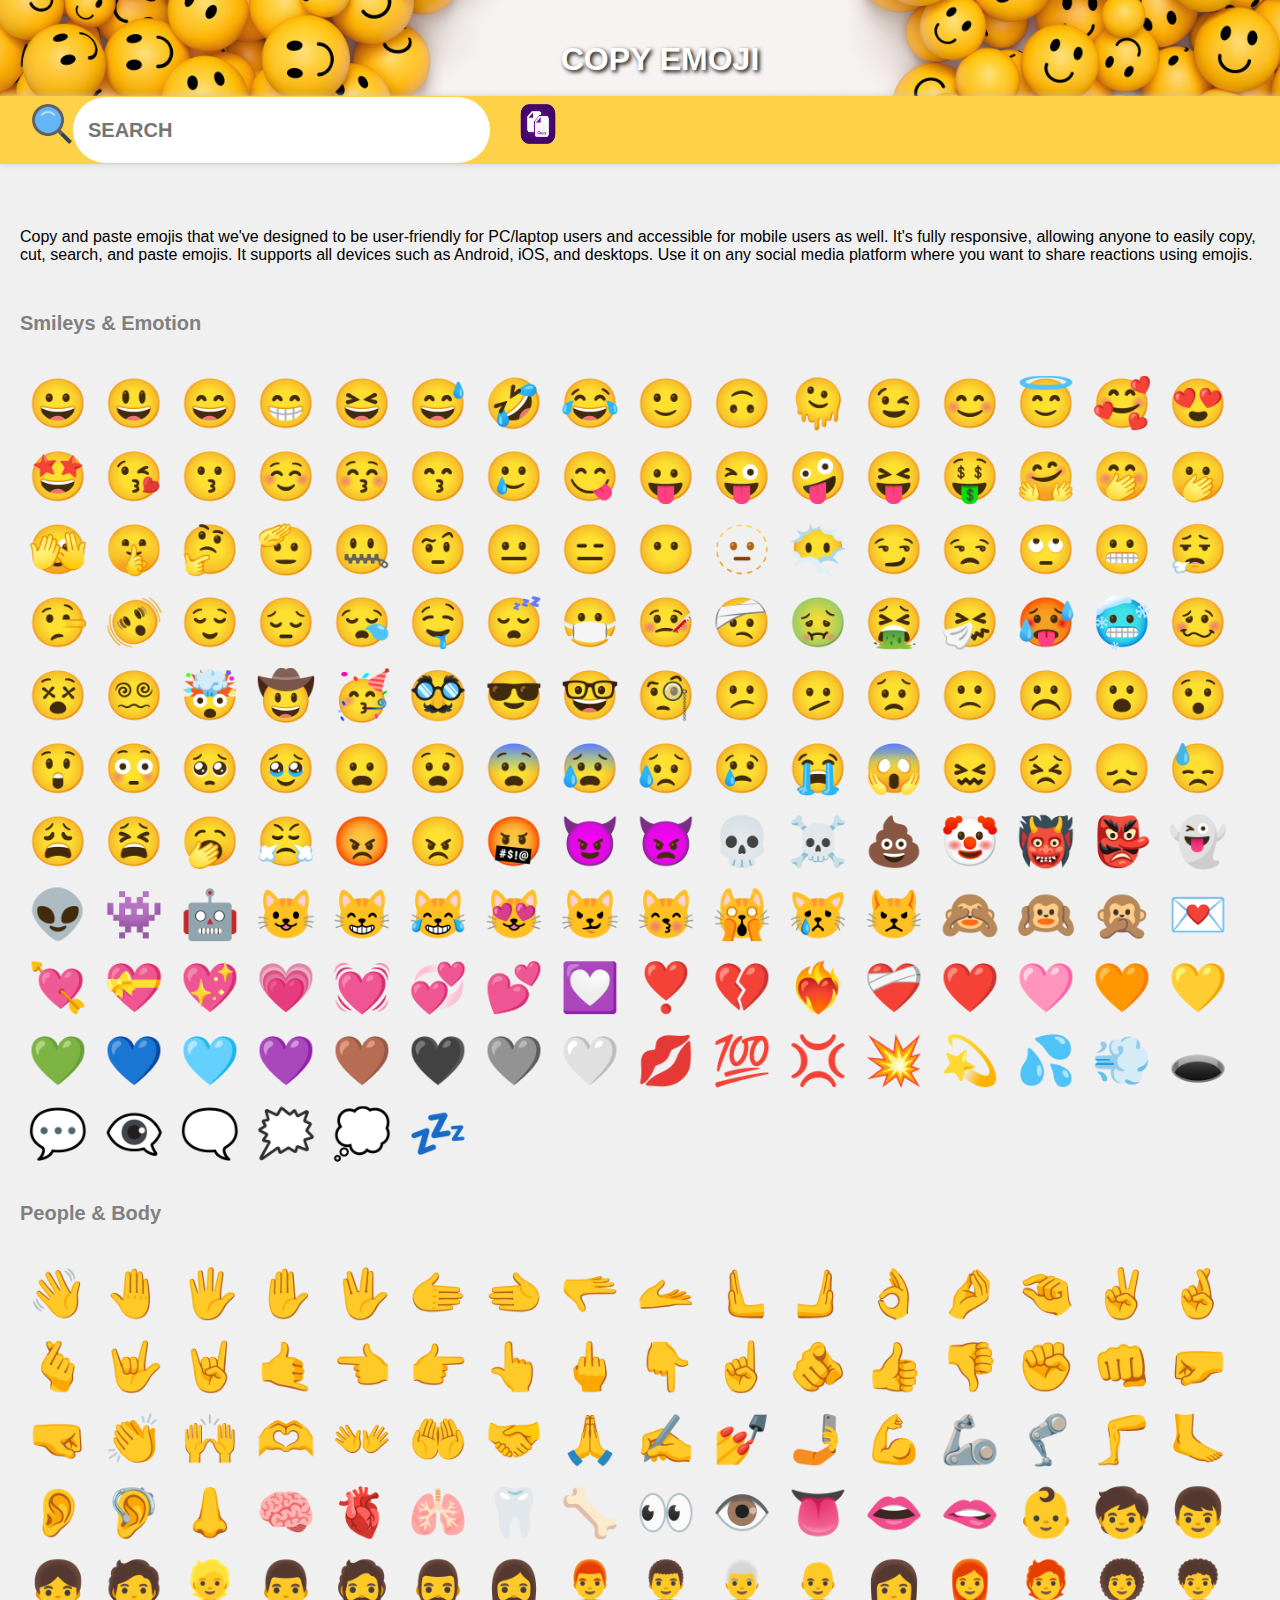
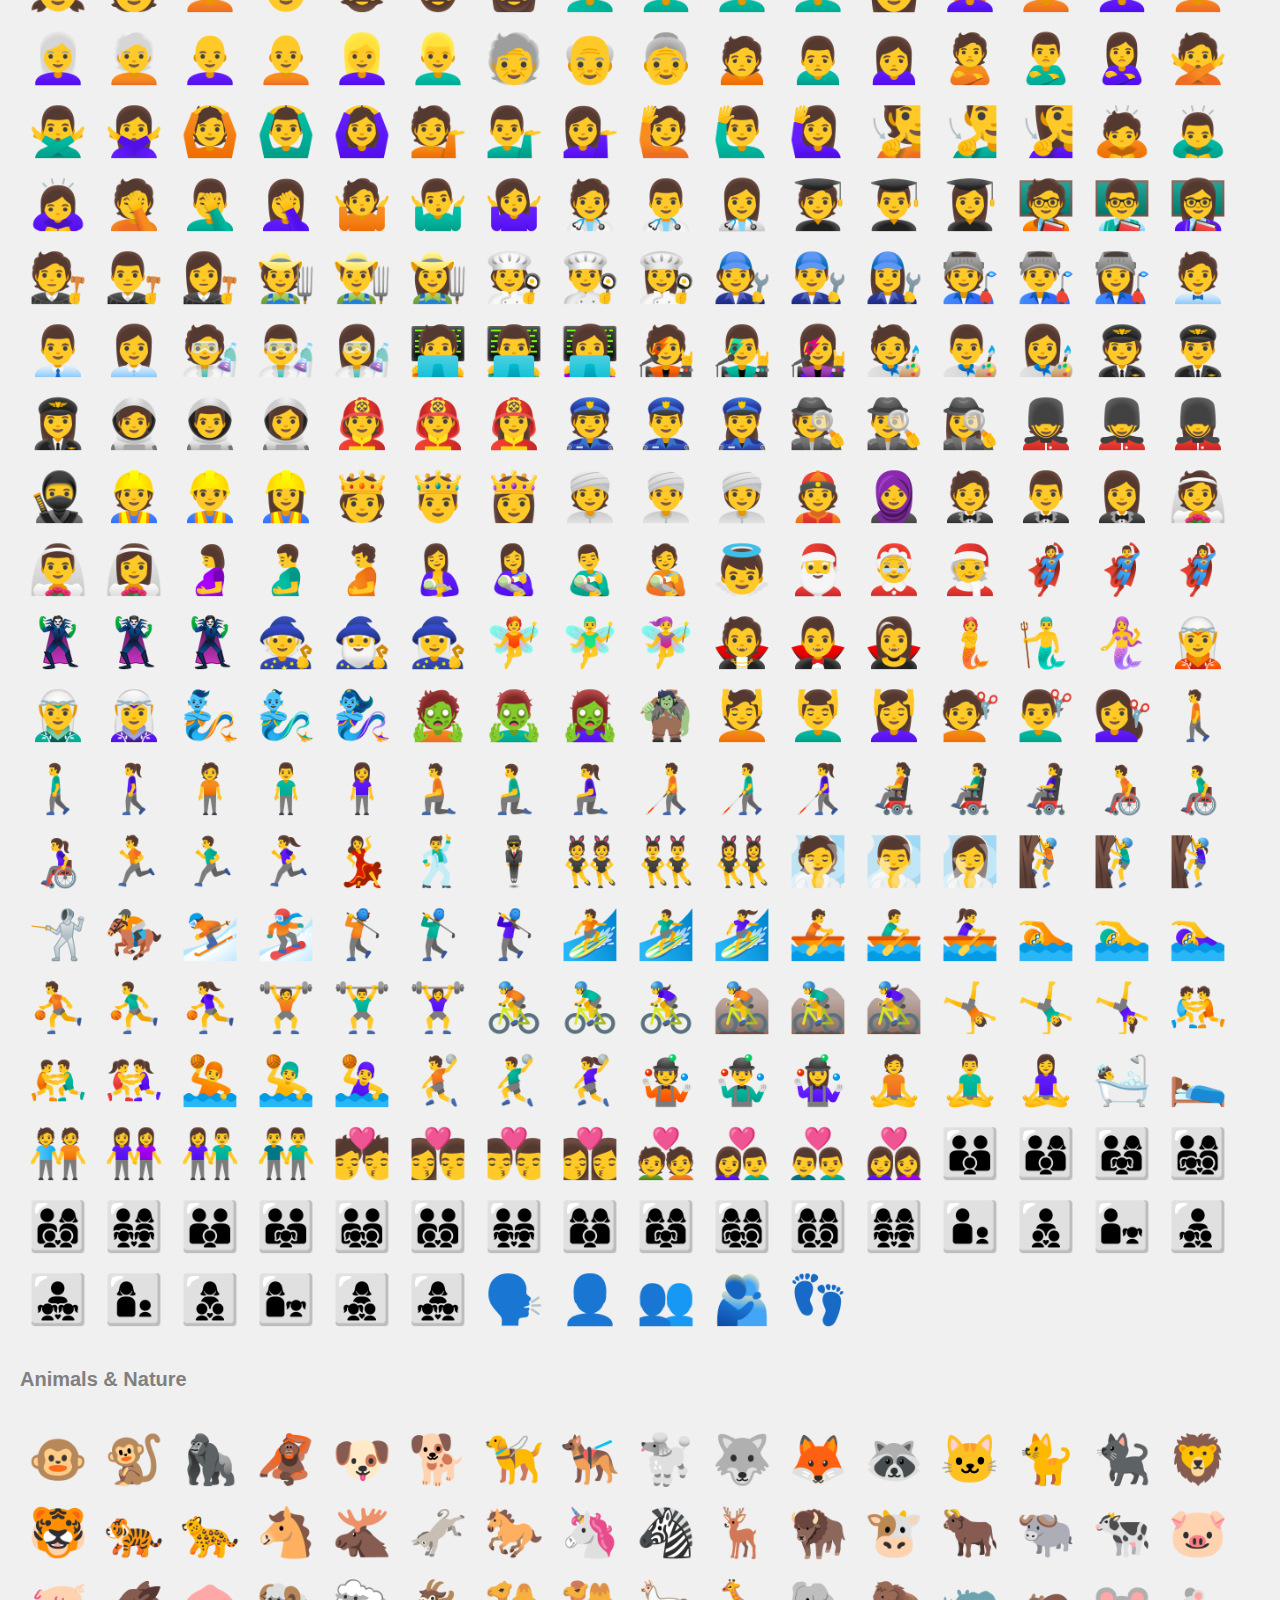
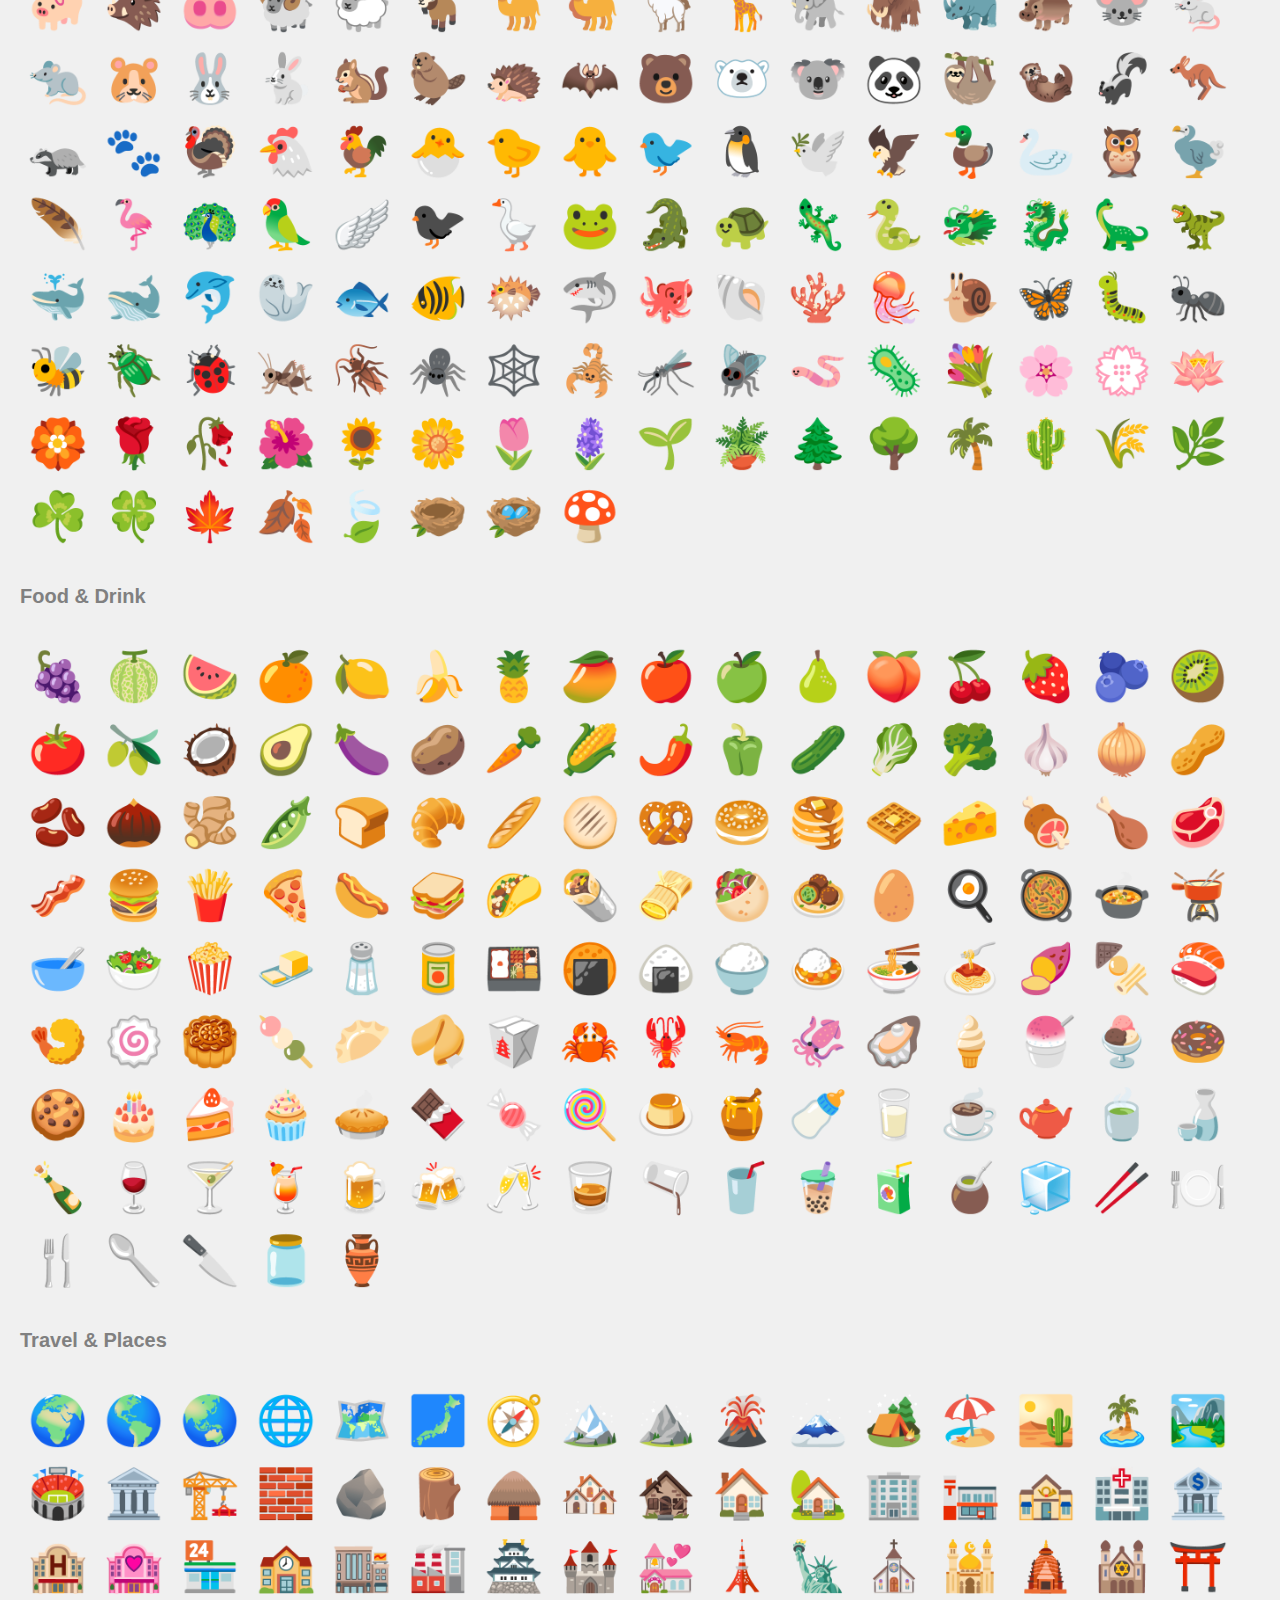
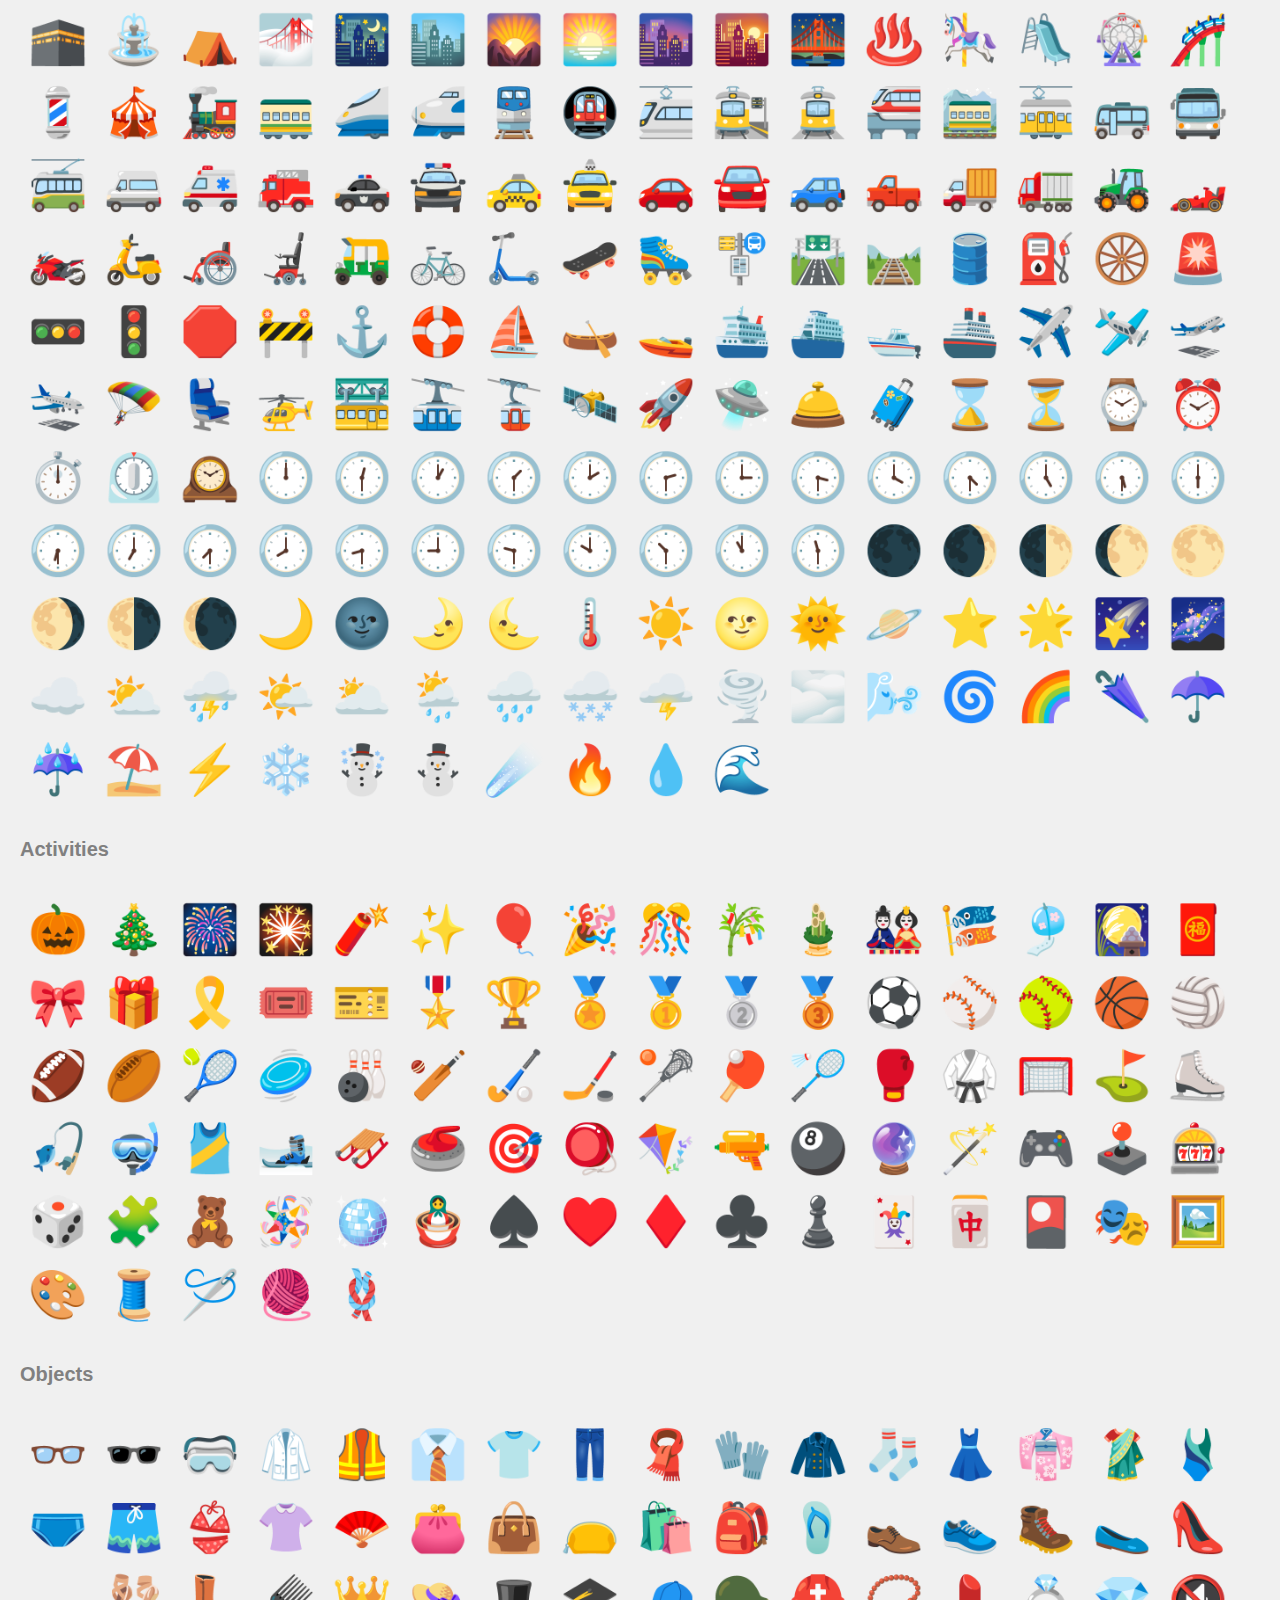
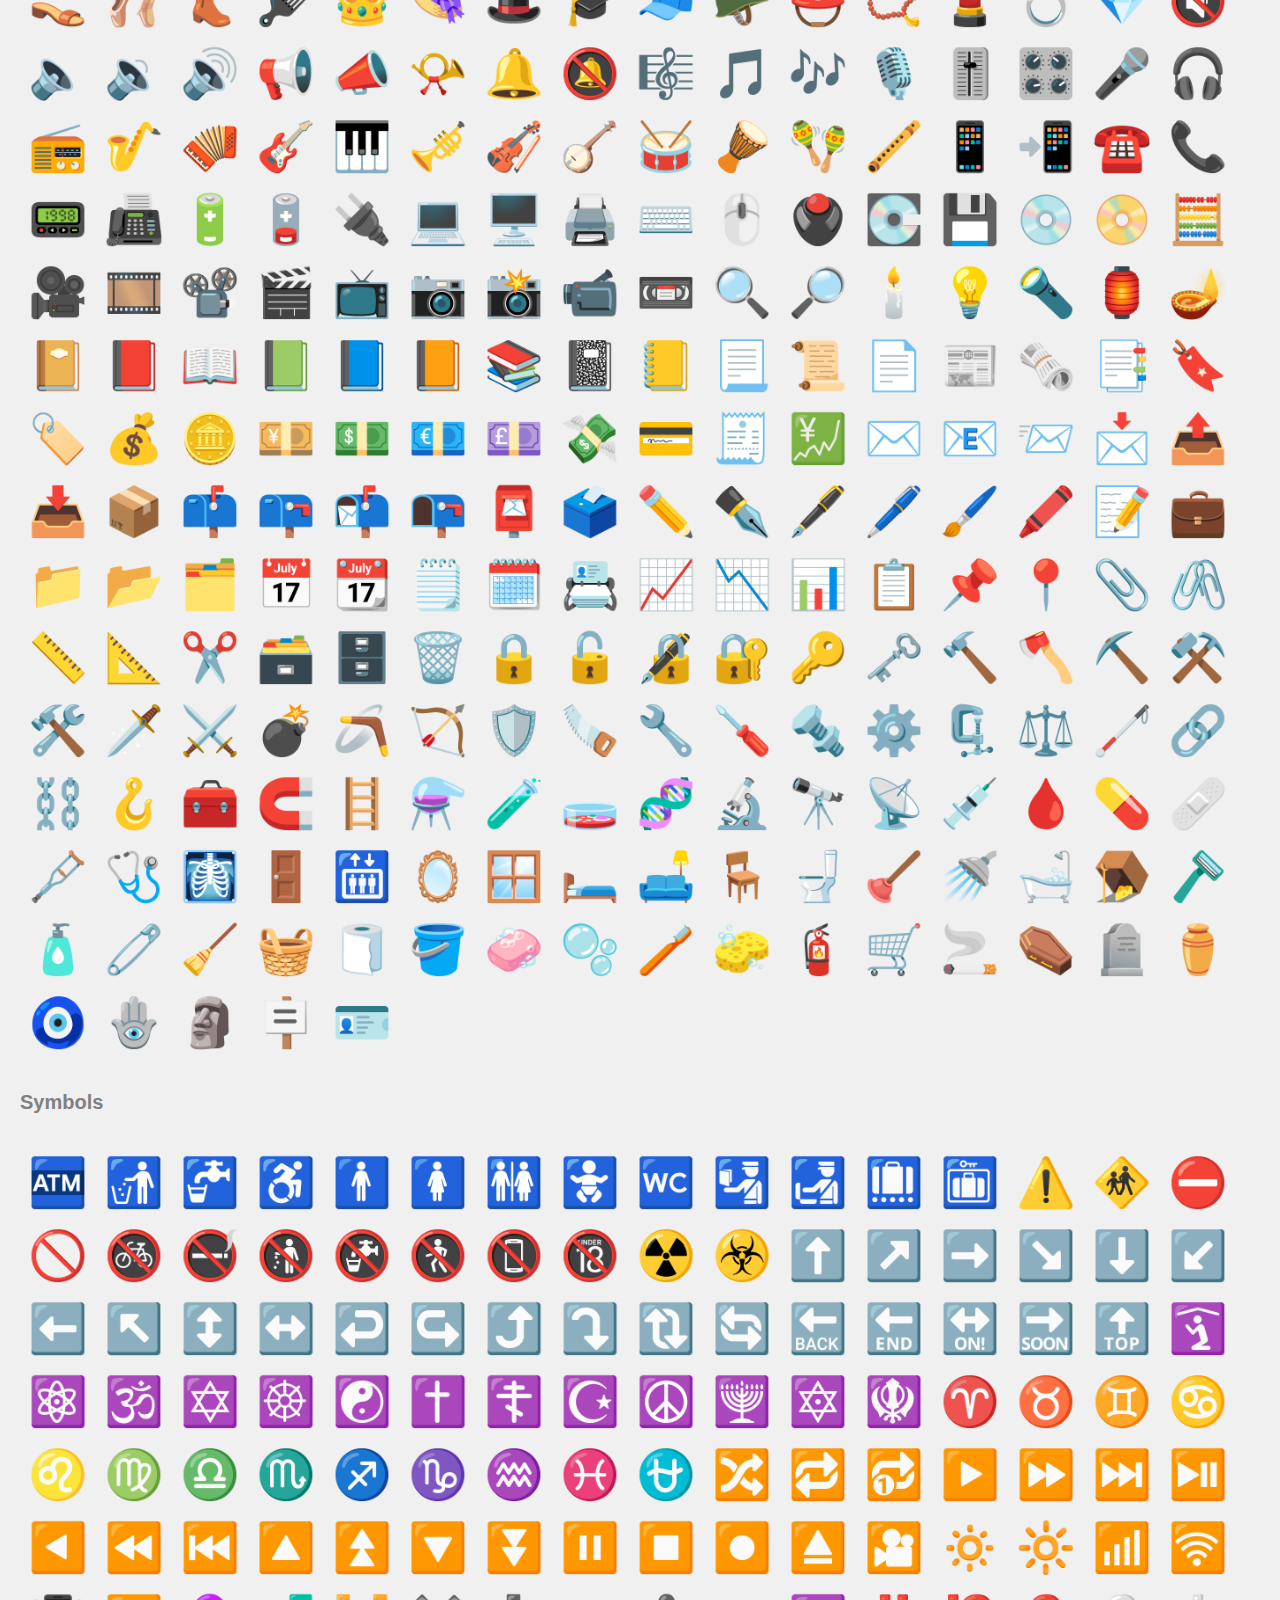
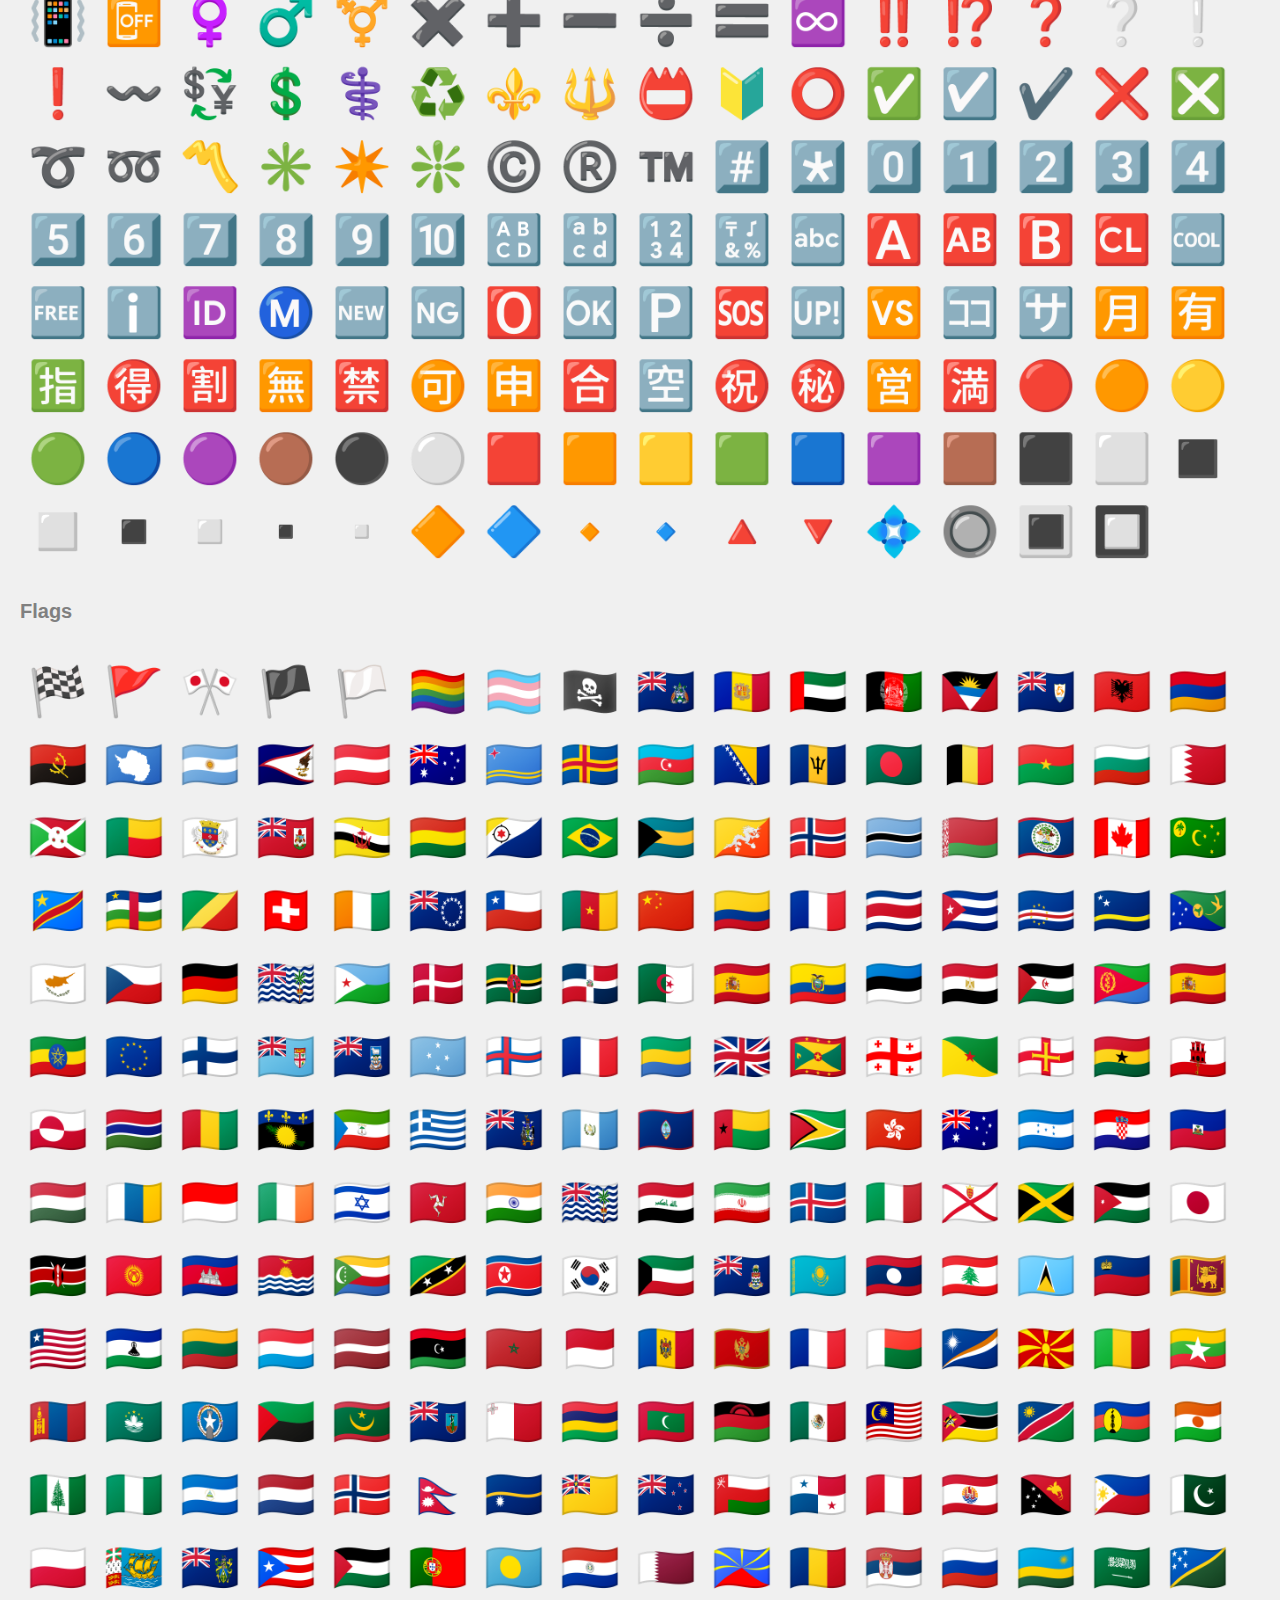
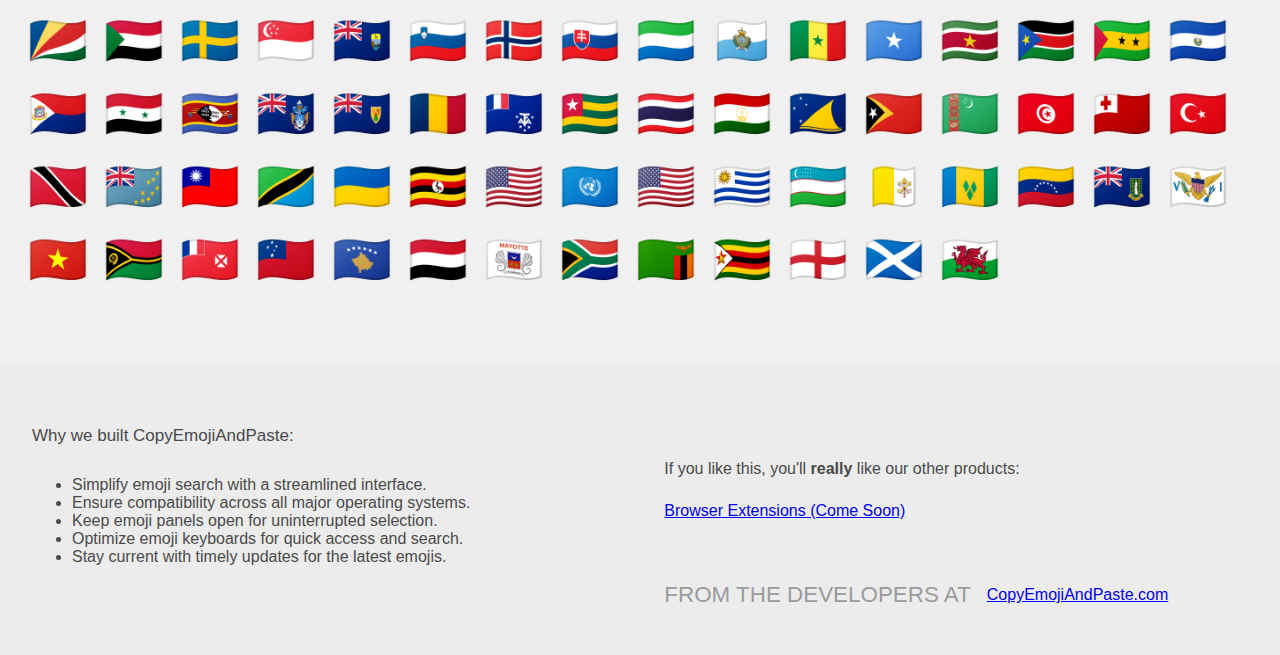
<file: index.html>
<!DOCTYPE html>
<html lang="en">

<head>
    <meta charset="UTF-8">
    <meta name="viewport" content="width=device-width, initial-scale=1.0">
    <title>Copy Emoji And Paste</title>
    <link rel="icon" href="/favicon/favicon.ico" type="image/x-icon">
    <link rel="shortcut icon" href="/favicon//favicon.ico" type="image/x-icon">
    <meta property="og:title" content="Copy Emoji And Paste">
    <meta property="og:description" content="Copy and paste emojis that we've designed to be user-friendly for PC/laptop users and accessible for mobile users as well. It's fully responsive, allowing anyone to easily copy, cut, search, and paste emojis. It supports all devices such as Android, iOS, and desktops. Use it on any social media platform where you want to share reactions using emojis.">
    <meta property="og:image" content="/world-smile-day-emojis.jpg">
    <meta property="og:url" content="https://vishwajeet3317.github.io">
    <meta property="og:type" content="website">
    <link rel="stylesheet" href="./main.css">
    <link rel="stylesheet" href="https://cdn.jsdelivr.net/npm/bootstrap@4.6.2/dist/css/bootstrap.min.css"
        integrity="sha384-xOolHFLEh07PJGoPkLv1IbcEPTNtaed2xpHsD9ESMhqIYd0nLMwNLD69Npy4HI+N" crossorigin="anonymous">

</head>

<body>
    <header class="background-container masthead">
        <h1 class="custom-3d-text">Copy Emoji</h1>
    </header>

    <div class="toolbar__wrap">
        <div class="full-bg">
            <div class="centerizer">
                <div class="search-container toolbar ">
                    <emoji-search class="toolbar__search">
                        <form action="" role="search" style="display: inline-flex;">
                            <span title="Search Emoji" class="toolbar__search__icon"></span>
                            <input type="text" id="searchInput" class="" placeholder="SEARCH">
                        </form>
                    </emoji-search>
                    <span id="clipboardButton" title="Copy" class="toolbar__copy__icon"></span>
                    <!-- Clipboard popup -->
                    <textarea style="display: none;" class="clipboard-popup" id="clipboardPopup"
                        placeholder="Select And Copy From Here..."></textarea>
                </div>
            </div>
        </div>
    </div>
  
    <main id="emojiContainer" class="container emojiContainerStyle">
        <p>
            Copy and paste emojis that we've designed to be user-friendly for PC/laptop users and accessible for mobile users as well. It's fully responsive, allowing anyone to easily copy, cut, search, and paste emojis. It supports all devices such as Android, iOS, and desktops. Use it on any social media platform where you want to share reactions using emojis.
        </p>
        <!-- Emojis will be dynamically added here -->
    </main>
    <section class="about active">
        <div class="centerizer">
            <div class="about__state-opened">
                <h2 class="about__h4">Why we built CopyEmojiAndPaste:</h2>
                <div class="about__panels">
                    <div class="about__left about__panel">
                        <ul>
                            <li>Simplify emoji search with a streamlined interface.</li>
                            <li>Ensure compatibility across all major operating systems.</li>
                            <li>Keep emoji panels open for uninterrupted selection.</li>
                            <li>Optimize emoji keyboards for quick access and search.</li>
                            <li>Stay current with timely updates for the latest emojis.</li>
                        </ul>
                    </div>
                    <div class="about__right about__panel">
                        <span class="about__line">If you like this, you'll <strong>really</strong> like our other
                            products:</span>
                        <span class="about__line"><a href="#" target="_blank">Browser Extensions (Come Soon)</a></span>


                        <div class="about__credits">
                            <span>From the Developers at</span>
                            <a href="#" title="Visit CopyEmojiAndPaste.com" target="_blank">CopyEmojiAndPaste.com</a>
                        </div>
                    </div>
                </div>
            </div>
        </div>
    </section>

    <script src="./script.js"></script>
</body>

</html>
</file>
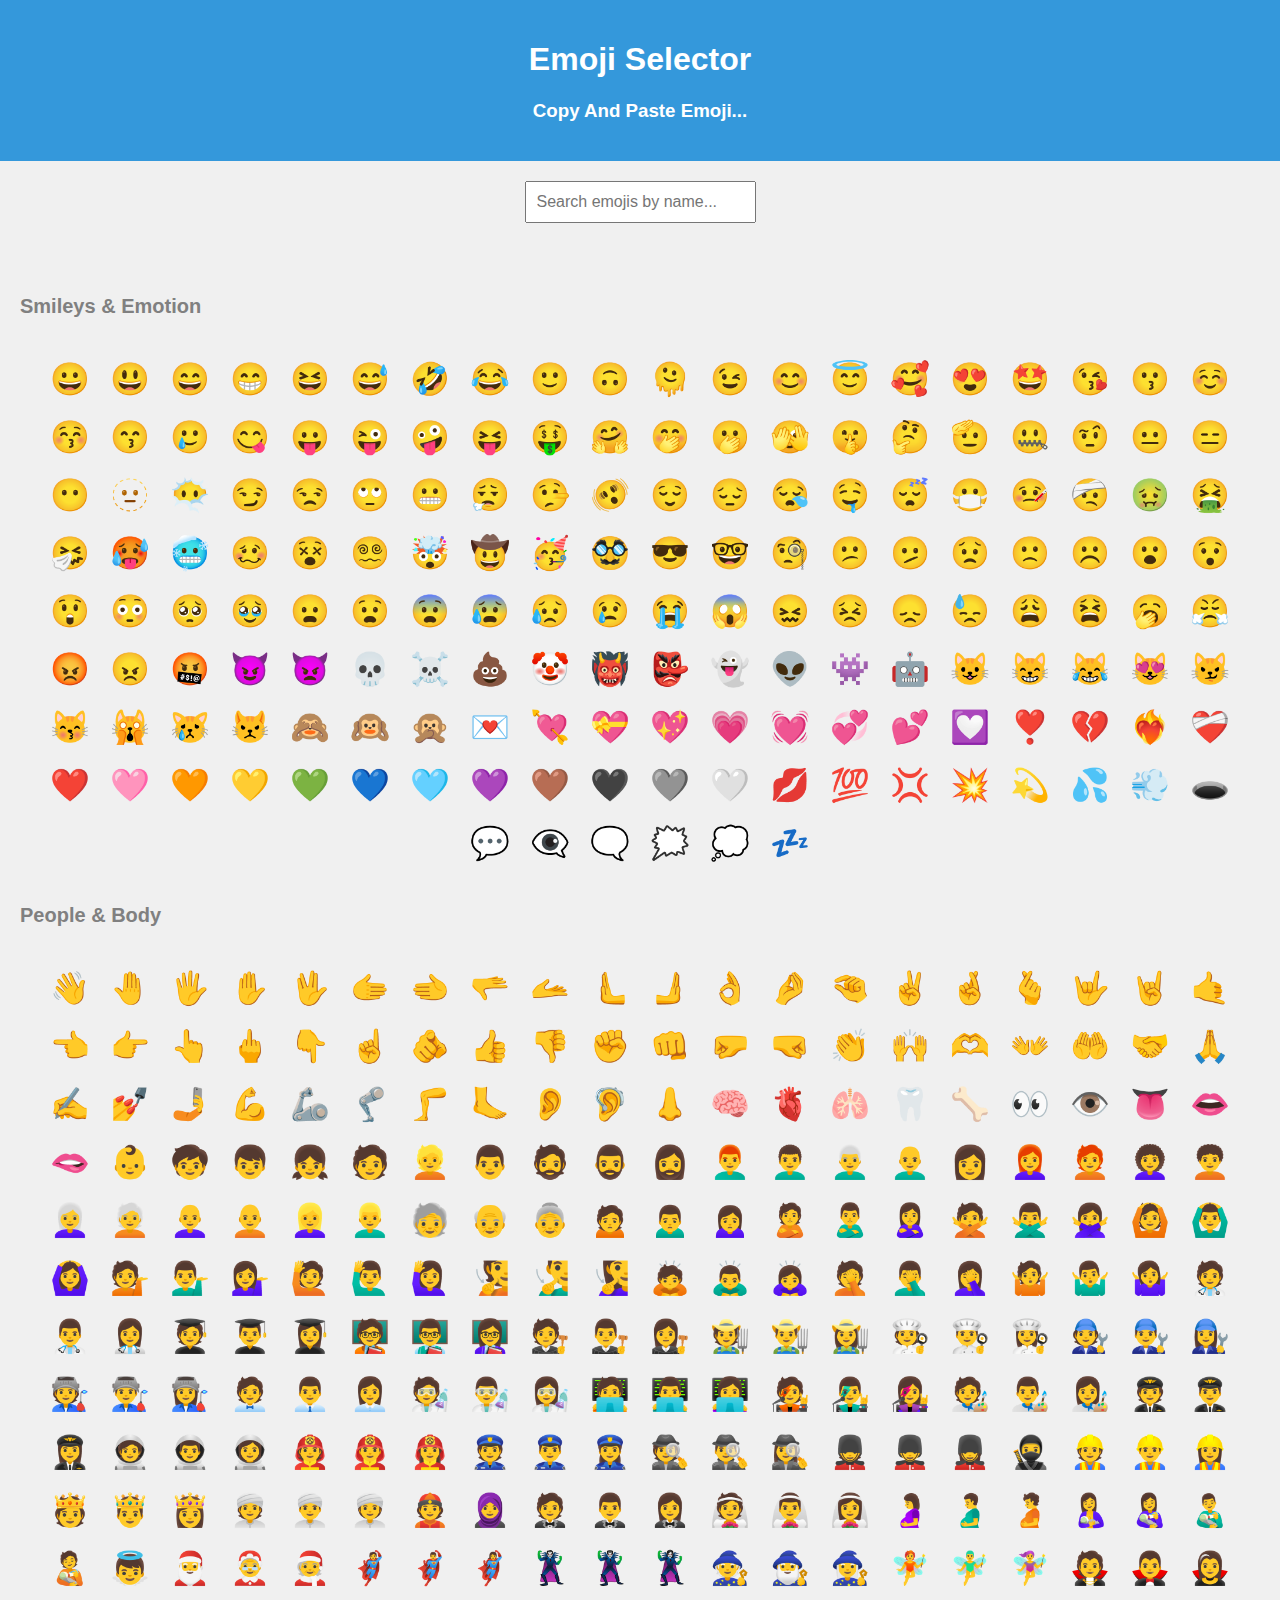
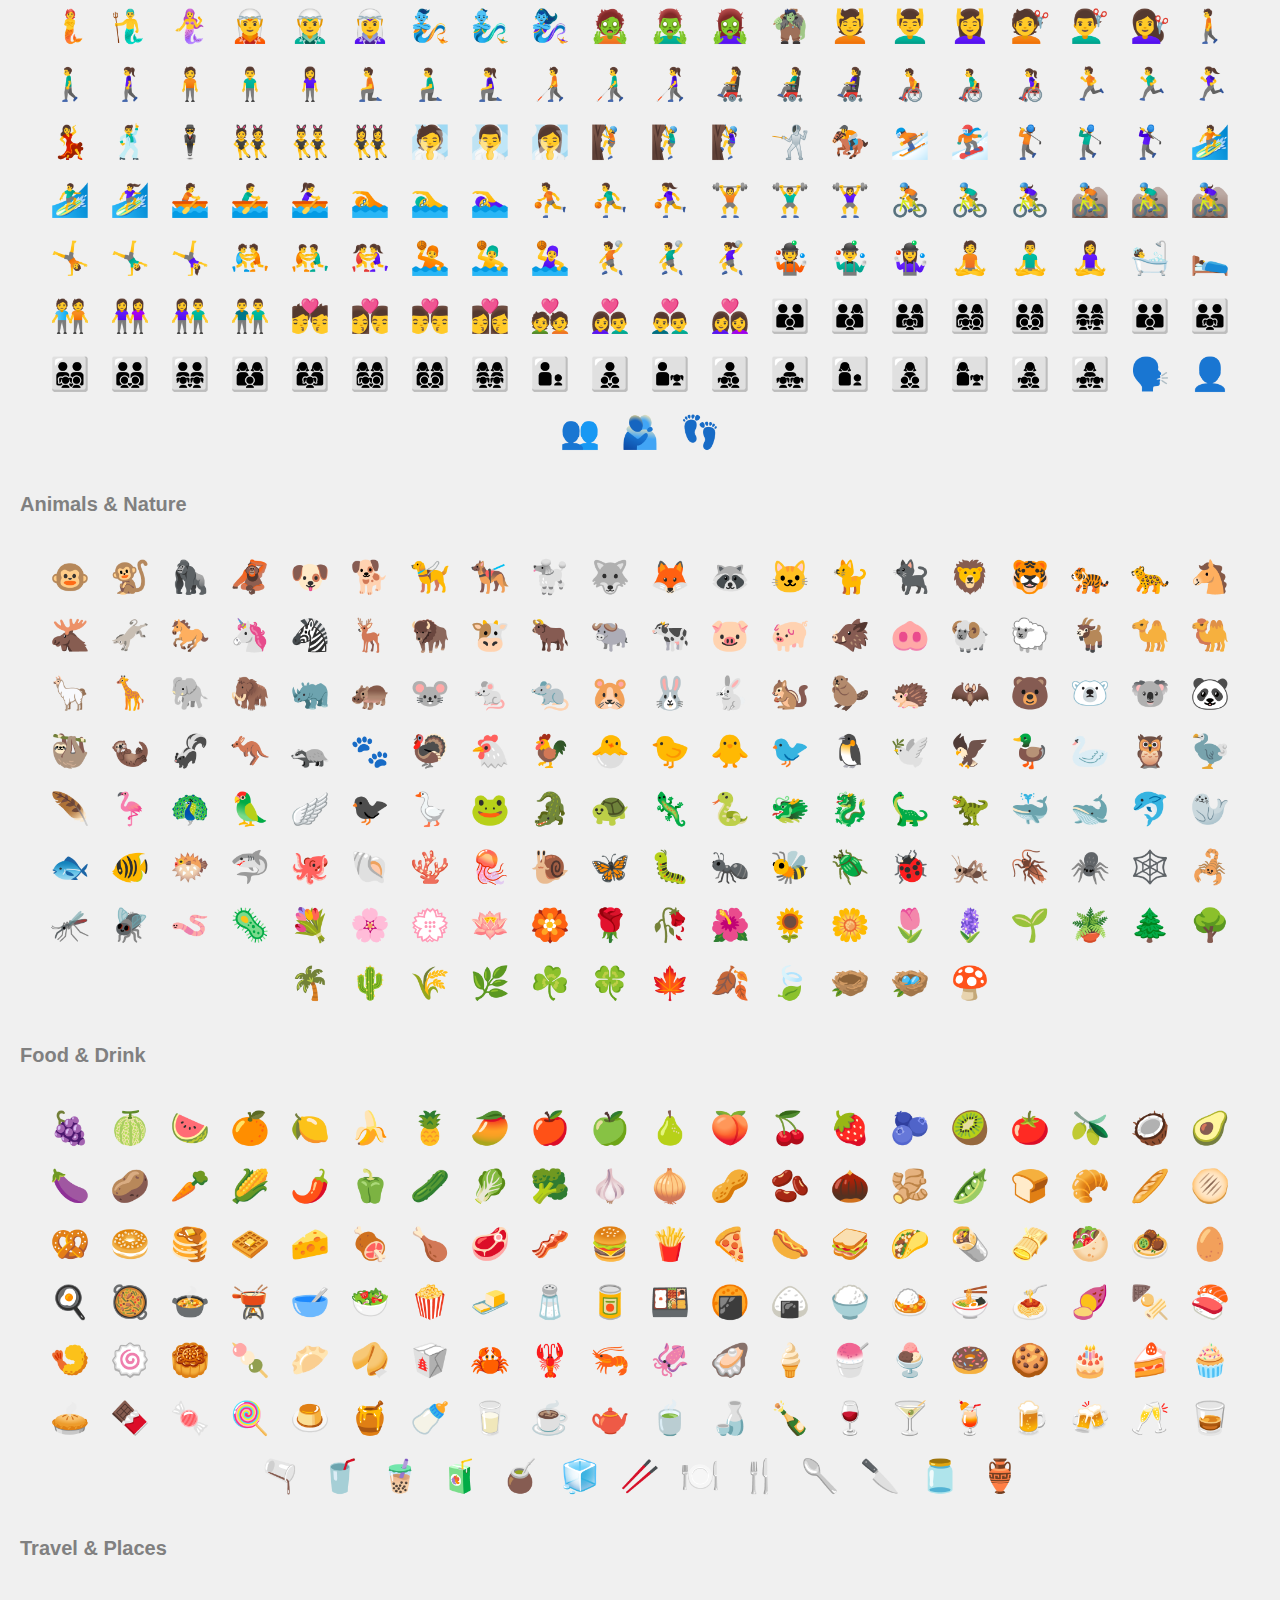
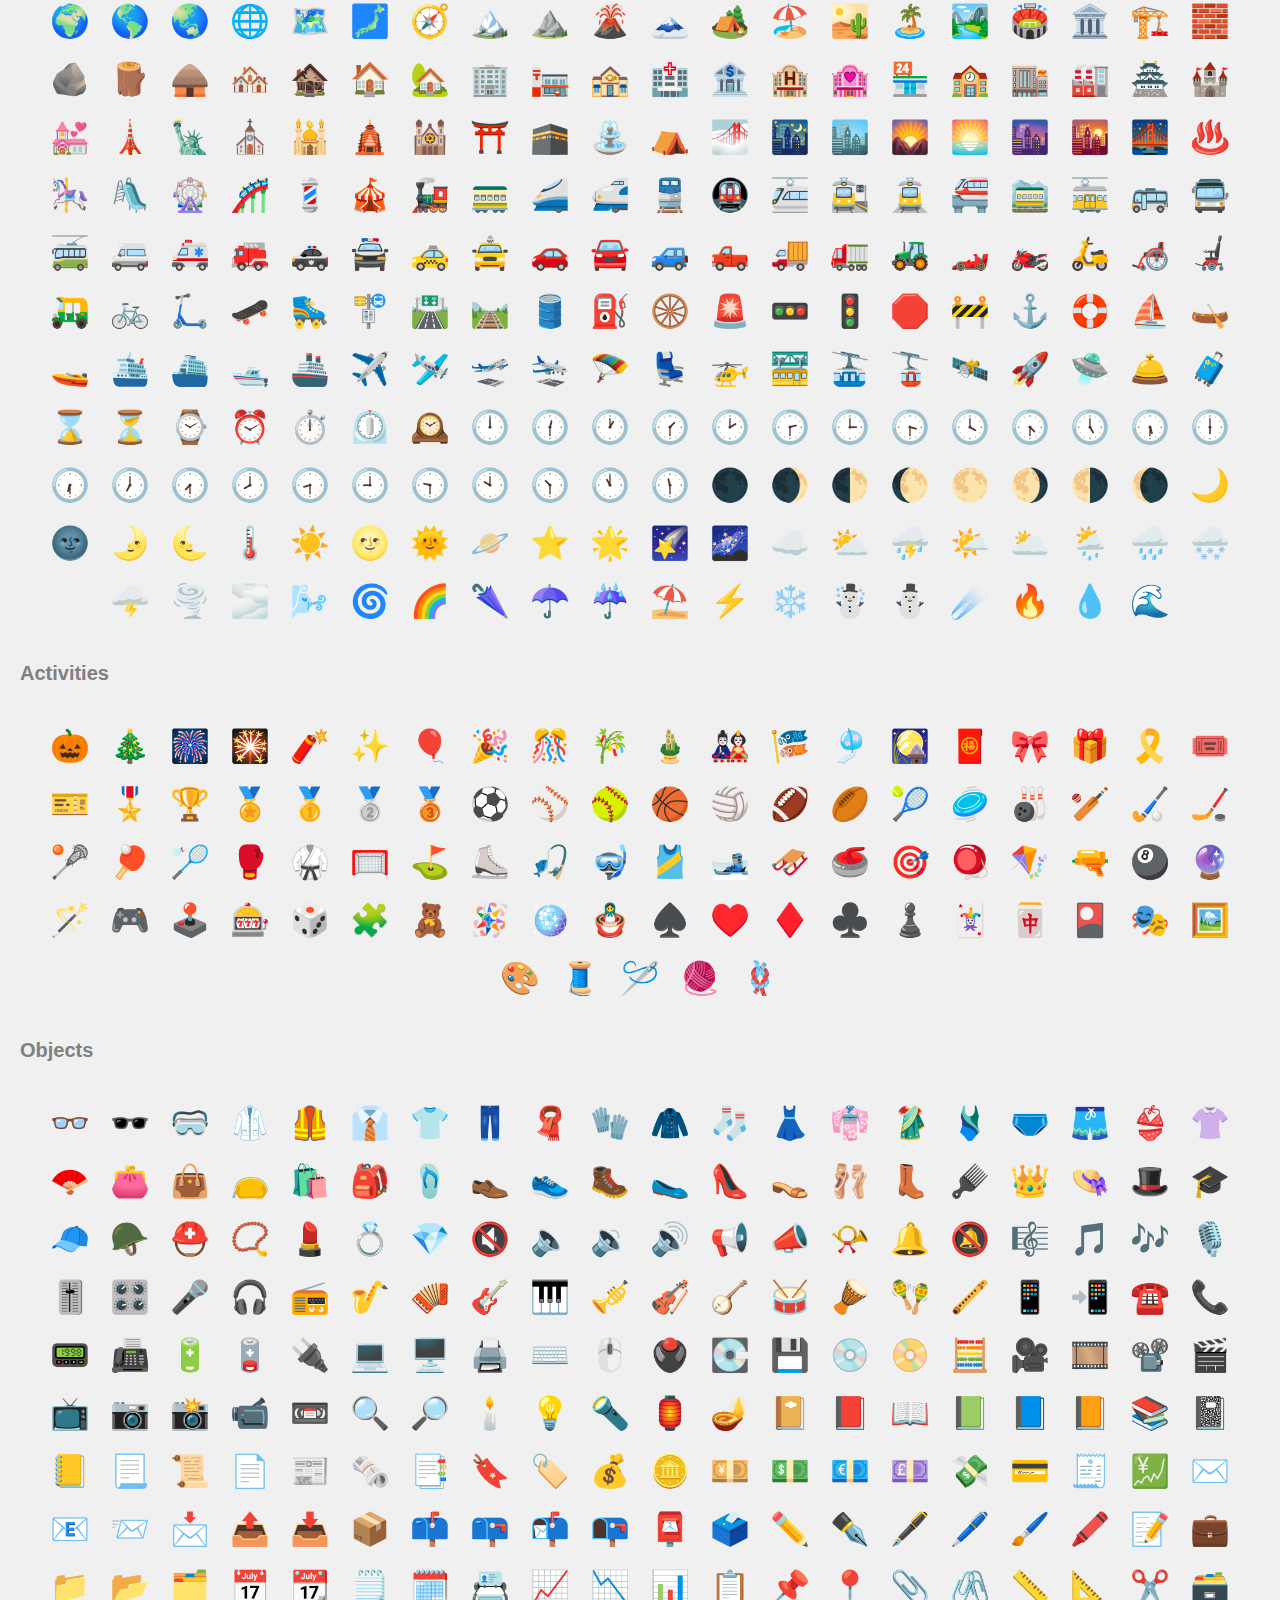
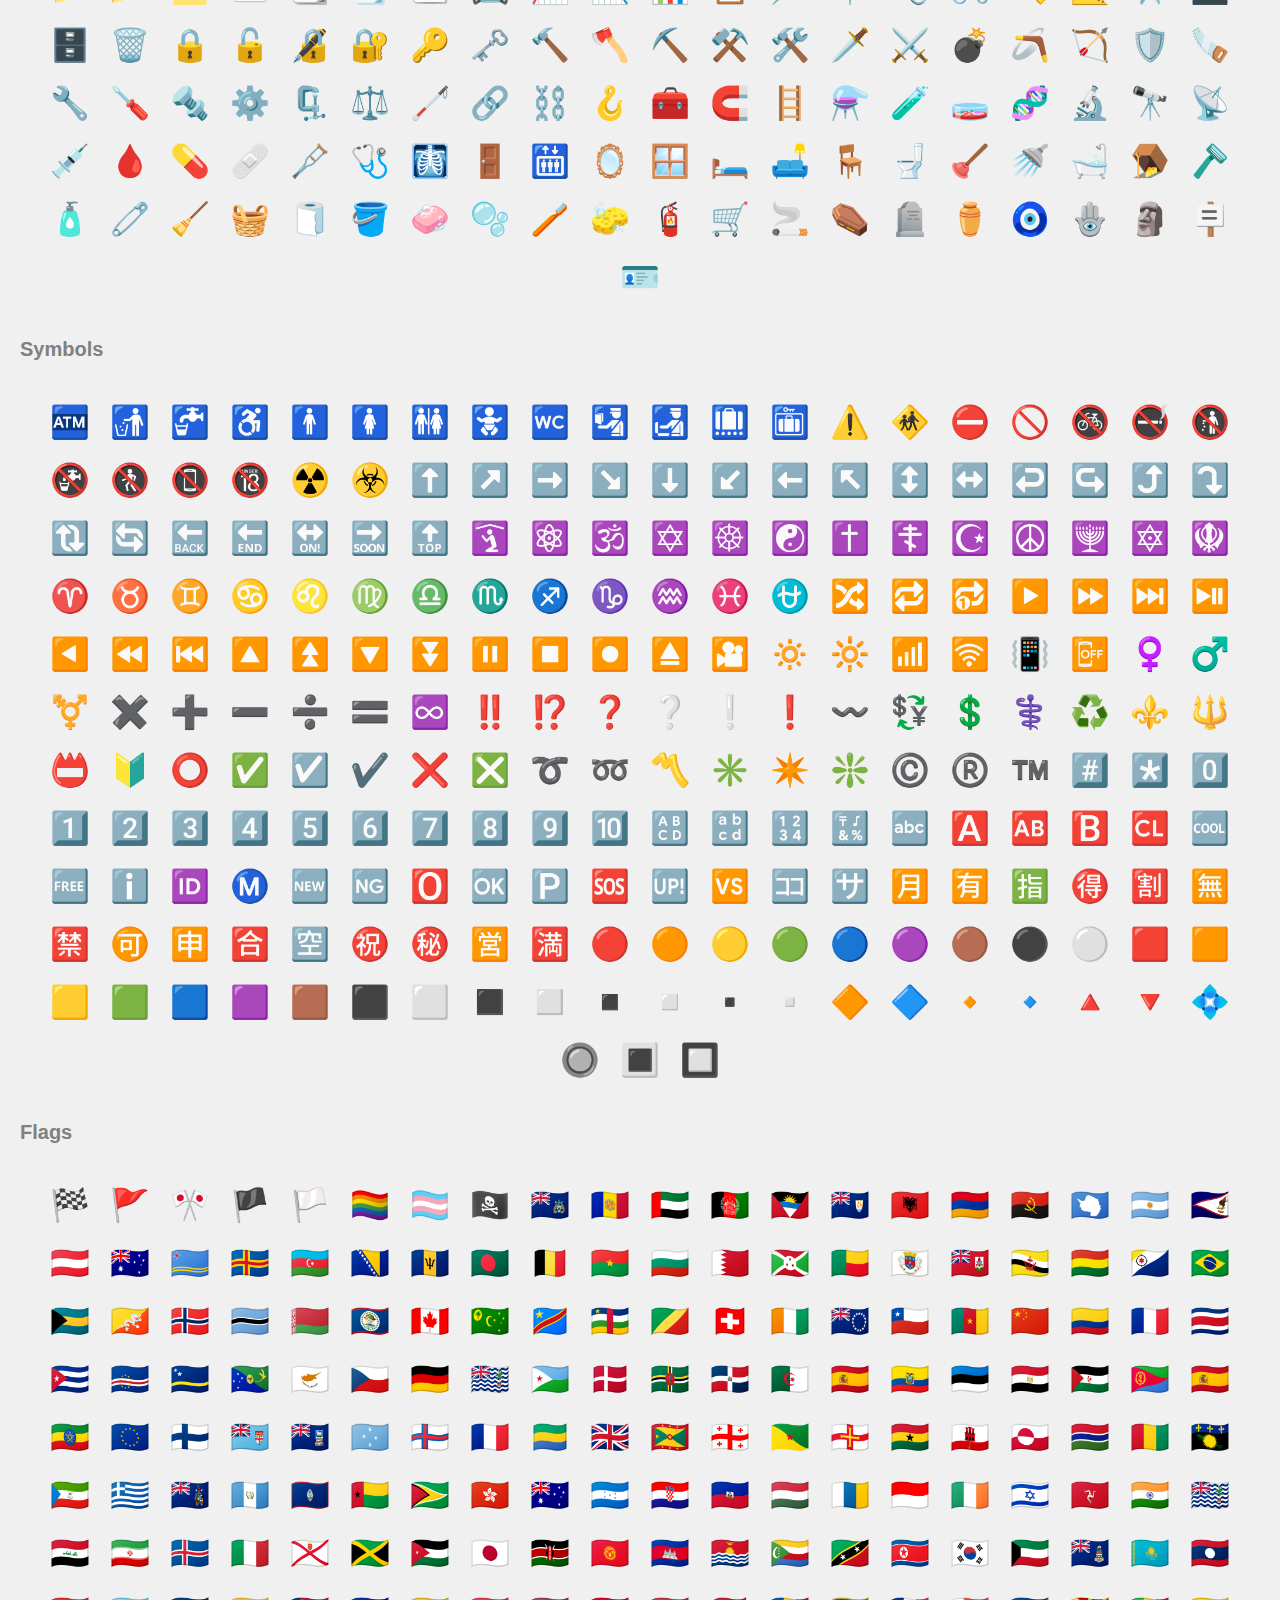
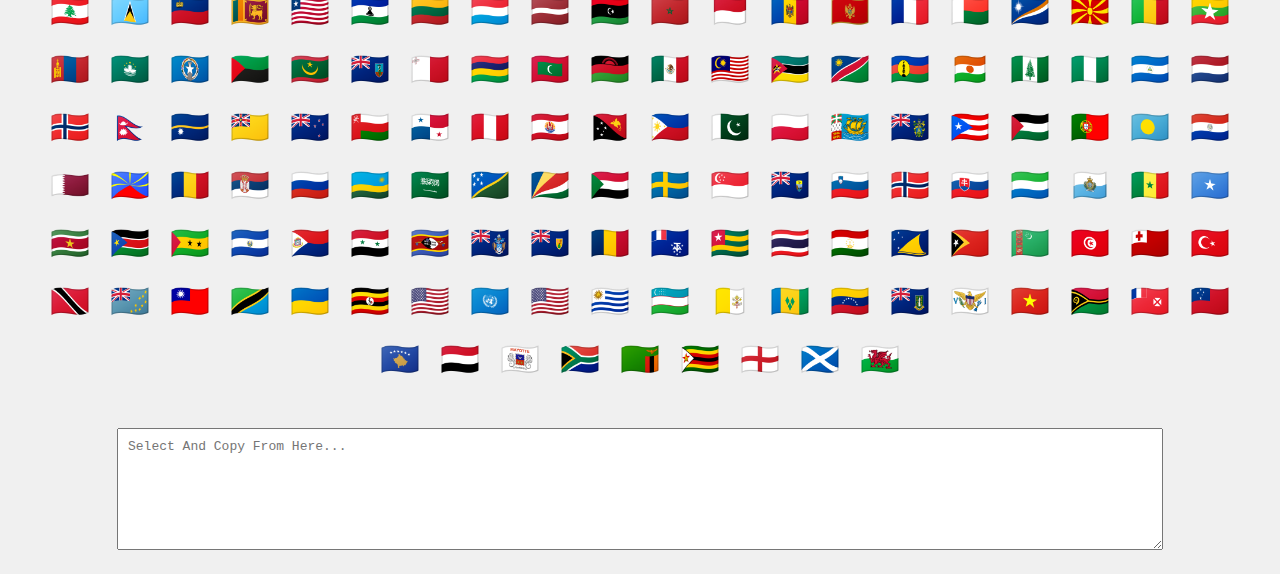
<file: emoji.html>
<!DOCTYPE html>
<html lang="en">
<head>
    <meta charset="UTF-8">
    <meta name="viewport" content="width=device-width, initial-scale=1.0">
    <title>Emoji Selector</title>
    <style>
        body {
            font-family: Arial, sans-serif;
            margin: 0;
            padding: 0;
            background-color: #f0f0f0;
        }

        header {
            background-color: #3498db;
            color: #fff;
            padding: 20px;
            text-align: center;
        }

        main {
            display: flex !important;
            flex-wrap: wrap;
            justify-content: center;
            padding: 20px;
        }

        .emoji {
            font-size: 2em;
            margin: 10px;
            cursor: pointer;
        }

        .search-container {
            text-align: center;
            margin: 20px;
        }

        .search-input {
            padding: 10px;
            font-size: 1em;
        }

        #textArea {
            width: 80%;
            height: 100px;
            margin: 20px;
            padding: 10px;
            font-size: 1em;
        }
        .ad-container {
            width: 100%;
            height: 200px; /* Set the desired height for your ad */
            background-color: #f2f2f2; /* Optional background color */
            margin-bottom: 20px; /* Optional margin to create space between content and ad */
        }
    </style>
    <link rel="stylesheet" href="https://cdn.jsdelivr.net/npm/bootstrap@4.6.2/dist/css/bootstrap.min.css" integrity="sha384-xOolHFLEh07PJGoPkLv1IbcEPTNtaed2xpHsD9ESMhqIYd0nLMwNLD69Npy4HI+N" crossorigin="anonymous">
</head>
<body>
    <header>
        <h1>Emoji Selector</h1>
        <h3>Copy And Paste Emoji...</h3>
    </header>

    <div class="search-container">
        <input type="text" id="searchInput" class="search-input" placeholder="Search emojis by name...">
    </div>
    <!-- <div class="ad-container">
    </div> -->
    
    <main id="emojiContainer" class="container">
        <!-- Emojis will be dynamically added here -->
    </main>
    <!-- <div class="ad-container">
    </div> -->
    <div style="text-align: center;">
        <textarea id="textArea" placeholder="Select And Copy From Here..."></textarea>
    </div>
    

    <script src="./script.js"></script>
</body>
</html>
</file>
<file: main.css>
body {
    font-family: Arial, sans-serif;
    margin: 0;
    padding: 0;
    background-color: #f0f0f0;
}

header {
    color: #080808;
    padding: 20px;
    text-align: center;
}

main {
    display: flex !important;
    flex-wrap: wrap;
    padding: 20px;
}

.emoji {
    font-size: 3em;
    margin: 0.5rem;
    cursor: pointer;
}

.search-input {
    padding: 10px;
    font-size: 1em;
}

#textArea {
    width: 60%;
    height: 50px;
    margin: 20px;
    padding: 10px;
    font-size: 1em;
}

.ad-container {
    width: 100%;
    height: 200px;
    background-color: #f2f2f2;
    margin-bottom: 20px;
}

.inputStyle {
    border-radius: 10px;
}

.custom-3d-text {
    text-transform: uppercase;
    text-shadow: 2px 2px 4px #000;
    perspective: 1000px;
    transform-style: preserve-3d;
    transform-origin: bottom right;
    backface-visibility: hidden;
    perspective-origin: 50% 50%;
}

.background-container {
    background-image: url('/world-smile-day-emojis-composition.jpg');
    background-size: cover;
    background-position: center;
    background-repeat: no-repeat;
}


/* New properties */
.masthead {
    display: block;
    position: fixed;
    top: 0;
    left: 0;
    width: 100%;
    color: #fff;
    z-index: 9999;
    -webkit-backface-visibility: hidden;
    -webkit-transform: translateZ(0);
    overflow: hidden;
}

.toolbar__wrap {
    display: block;
    background: #fff;
    position: fixed;
    left: 0;
    width: 100%;
    z-index: 9999;
    box-shadow: 0 0 6px #CCCCCC;
    -webkit-backface-visibility: hidden;
    -webkit-transform: translateZ(0);
    top: 6rem;
}

.toolbar__wrap .full-bg {
    width: 100%;
    background: #fdd148;
}

.toolbar {
    width: 100%;
    position: relative;
    z-index: 999;
}

/* search Icon */
.toolbar__search__icon {
    display: inline-block;
    height: 40px;
    width: 40px;
    background-image: url(./search-icon-2048x2048-zik280t3.png);
    background-size: 40px 40px !important;
    background-repeat: no-repeat;
    position: relative;
    top: 8px;
    left: 0px;
}

.toolbar__copy__icon {
    display: inline-block;
    height: 40px;
    width: 70px;
    background-image: url(./copyicon.png);
    background-size: 70px 40px !important;
    background-repeat: no-repeat;
    position: relative;
    top: 8px;
    left: 8px;
}

.toolbar__search {
    position: relative;
}

.toolbar__search input {
    border: 1px solid #fdd148;
    border-radius: 45px;
    height: 4rem;
    line-height: 4rem;
    width: 400px;
    display: inline-block;
    font-size: 20px;
    color: #333;
    /* text-transform: uppercase; */
    font-weight: bold;
    padding-left: 15px;
    -webkit-appearance: none;
}

input:focus {
    outline: none;
}

.emojiContainerStyle {
    top: 12em;
    position: relative;
}

/* Footer */
.about {
    position: relative;
    top: 15em;
    display: block;
    background: #ECECEC;
    color: #4A4A4A;
    font-size: 16px;
    margin-bottom: 3.5rem;
    overflow: hidden;
    /* line-height: 1.3; */
}

.centerizer {
    display: block;
    max-width: 1264px;
    margin: 0 auto;
    padding: 0 2rem;
    position: relative;
}

.about__state-opened {
    display: block;
    padding: 3rem 0;
}

.about__h4 {
    display: block;
    font-size: 17px;
    font-weight: 400;
}

.about__panels {
    display: -ms-flexbox;
    display: flex;
    -ms-flex-align: start;
    align-items: flex-start;
    -ms-flex-pack: justify;
    justify-content: space-between;
    width: 100%;
}

.about__panels>* {
    display: inline-block;
    vertical-align: top;
    width: 48%;
}

.about__line {
    display: block;
    margin-bottom: 1.5rem;
}

.about__panels .about__credits {
    padding-top: 2.5rem;
}

.about__credits {
    display: flex;
    align-items: center;
    -ms-flex-pack: start;
    justify-content: flex-start;
    line-height: 1;
}

.about ul {
    list-style-type: disc;
    margin-left: 0;
}

.about__credits span {
    text-transform: uppercase;
    font-size: 1.4rem;
    color: #9B9B9B;
    margin-right: 1rem;
}

@media (max-width: 600px) {
    .toolbar__search input {
        height: 3rem;
        width: 245px;
    }

    .clipboard-popup {
        max-width: unset;
    }

    .toolbar__search__icon {
        height: 30px;
        width: 30px;
        background-size: 30px 30px !important;
    }

    .toolbar__copy__icon {
        height: 30px;
        width: 60px;
        background-size: 60px 30px !important;
    }

    .about__credits span {
        font-size: 16px;
    }

    .emoji {
        font-size: 2em;
    }

    .about__state-opened {
        padding: 2rem .5rem;
    }

    .about {
        font-size: 14px;
        margin-bottom: 2.5rem;
    }
}

@media (max-width: 480px) {
    .centerizer {
        padding: 0 1rem;
        max-width: 1244px;
    }
}

@media (max-width: 768px) {
    .centerizer {
        padding: 0 1.5rem;
        max-width: 1254px;
    }

    .about__panels {
        display: block;
    }

    .about__panels>* {
        width: auto;
        display: block;
    }

    .about ul {
        margin-left: 0;
    }
}

@media (max-width: 320px) {
    .about {
        font-size: 10px;
    }
}

@media (max-width: 375px) {
    .about {
        font-size: 13px;
    }
}

.clipboard-popup {
    position: fixed;
    top: 175%;
    left: 50%;
    transform: translate(-50%, -50%);
    width: 100%;
    max-width: 500px;
    height: 70px;
    background-color: white;
    border: 1px solid #1b26bb;
    padding: 10px;
    border-radius: 5px;
    box-shadow: 0 2px 5px rgba(0, 0, 0, 0.2);
    resize: none;
    cursor: pointer;
}
</file>
